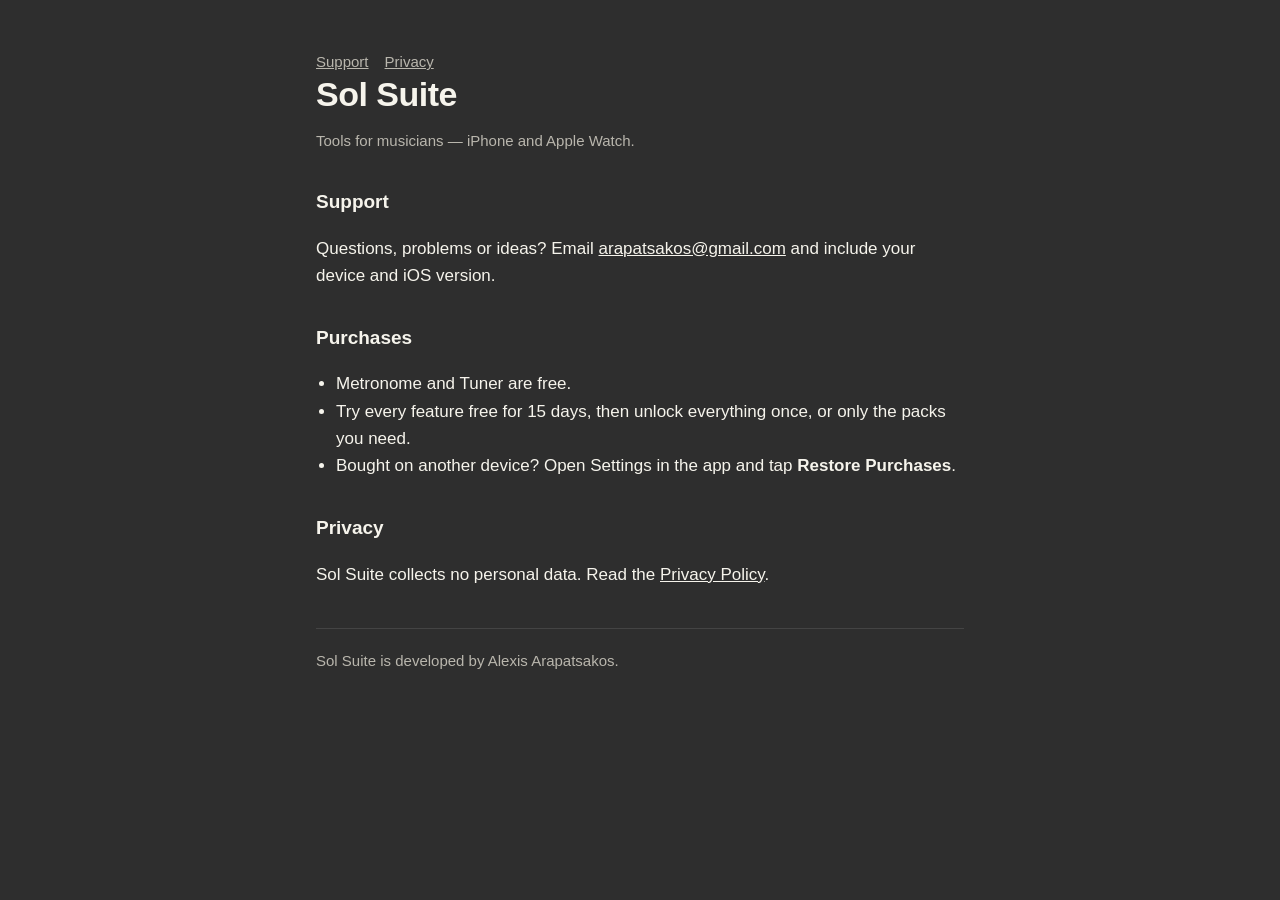
<file: index.html>
<!doctype html>
<html lang="en"><head><meta charset="utf-8"><meta name="viewport" content="width=device-width, initial-scale=1">
<title>Sol Suite · Support</title><link rel="stylesheet" href="style.css"></head>
<body><main>
<nav><a href="index.html">Support</a><a href="privacy.html">Privacy</a></nav>
<h1>Sol Suite</h1>
<p class="dim">Tools for musicians — iPhone and Apple Watch.</p>

<h2>Support</h2>
<p>Questions, problems or ideas? Email <a href="mailto:arapatsakos@gmail.com">arapatsakos@gmail.com</a> and include your device and iOS version.</p>

<h2>Purchases</h2>
<ul>
<li>Metronome and Tuner are free.</li>
<li>Try every feature free for 15 days, then unlock everything once, or only the packs you need.</li>
<li>Bought on another device? Open Settings in the app and tap <b>Restore Purchases</b>.</li>
</ul>

<h2>Privacy</h2>
<p>Sol Suite collects no personal data. Read the <a href="privacy.html">Privacy Policy</a>.</p>

<hr><p class="dim">Sol Suite is developed by Alexis Arapatsakos.</p>
</main></body></html>
</file>
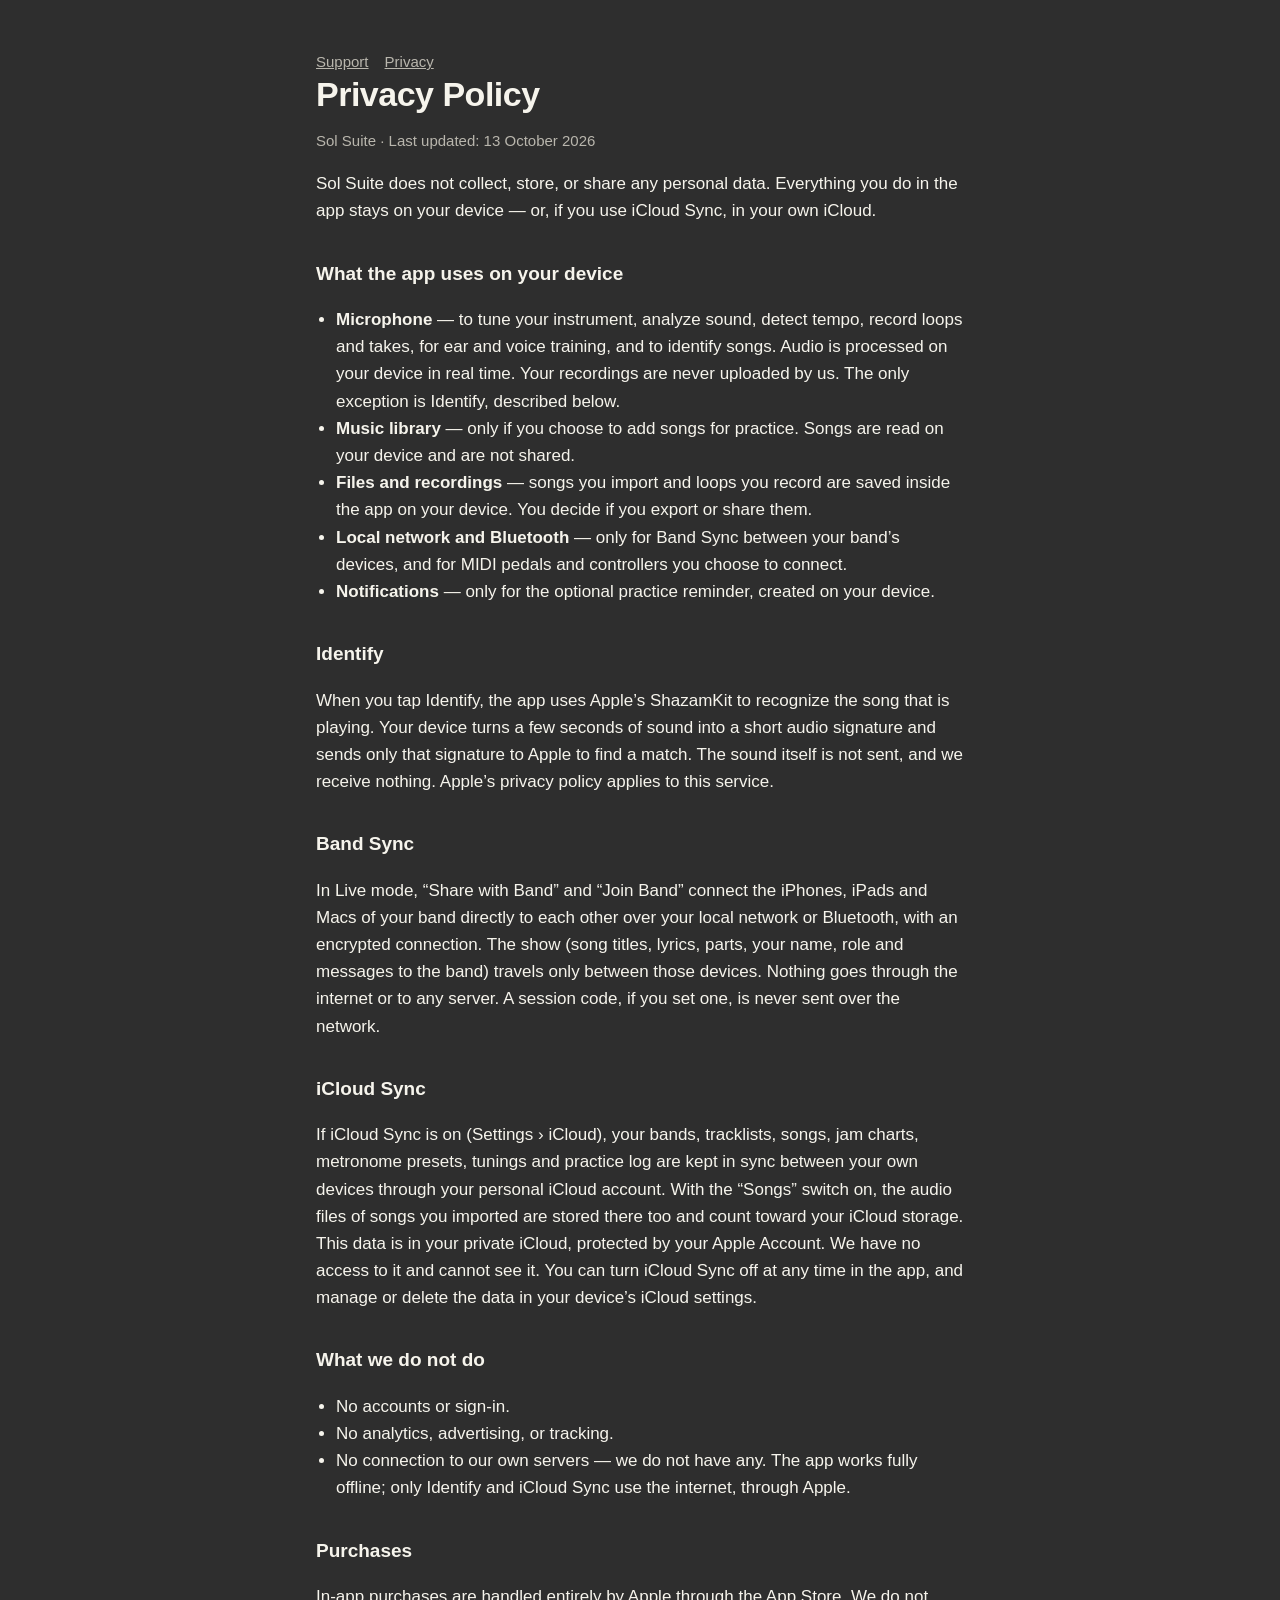
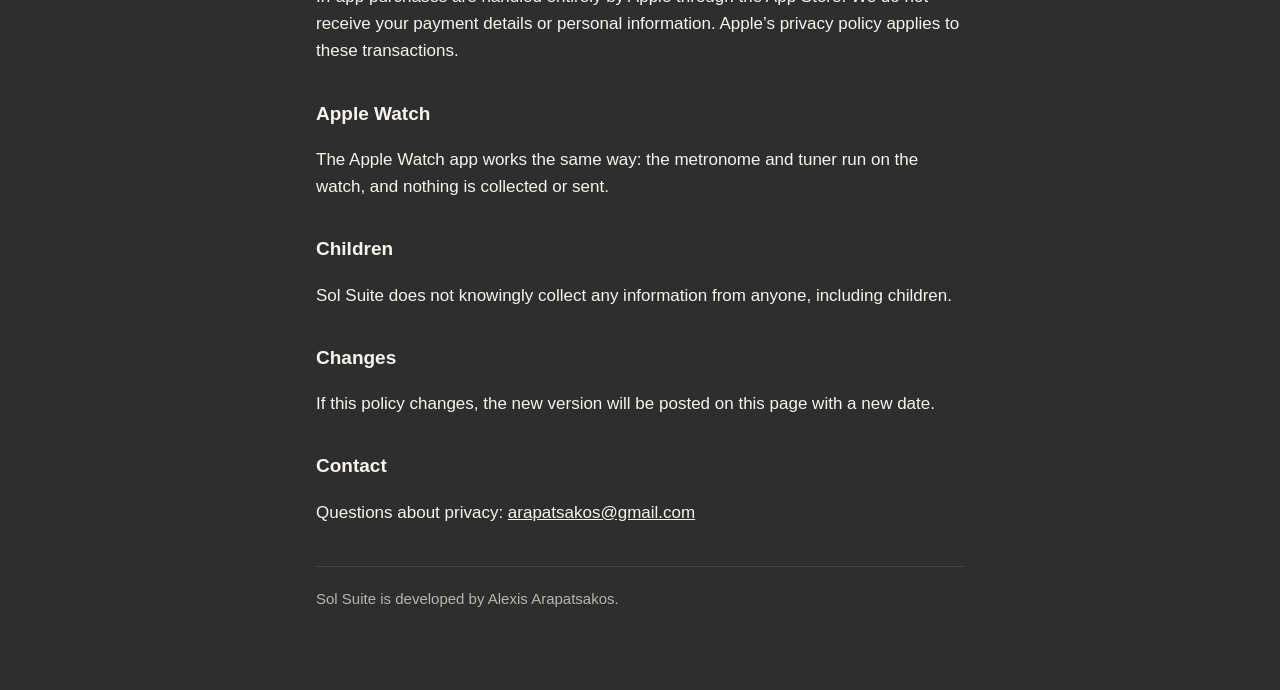
<file: privacy.html>
<!doctype html>
<html lang="en"><head><meta charset="utf-8"><meta name="viewport" content="width=device-width, initial-scale=1">
<title>Sol Suite · Privacy Policy</title><link rel="stylesheet" href="style.css"></head>
<body><main>
<nav><a href="index.html">Support</a><a href="privacy.html">Privacy</a></nav>
<h1>Privacy Policy</h1>
<p class="dim">Sol Suite · Last updated: 13 October 2026</p>

<p>Sol Suite does not collect, store, or share any personal data. Everything you do in the app stays on your device — or, if you use iCloud Sync, in your own iCloud.</p>

<h2>What the app uses on your device</h2>
<ul>
<li><b>Microphone</b> — to tune your instrument, analyze sound, detect tempo, record loops and takes, for ear and voice training, and to identify songs. Audio is processed on your device in real time. Your recordings are never uploaded by us. The only exception is Identify, described below.</li>
<li><b>Music library</b> — only if you choose to add songs for practice. Songs are read on your device and are not shared.</li>
<li><b>Files and recordings</b> — songs you import and loops you record are saved inside the app on your device. You decide if you export or share them.</li>
<li><b>Local network and Bluetooth</b> — only for Band Sync between your band’s devices, and for MIDI pedals and controllers you choose to connect.</li>
<li><b>Notifications</b> — only for the optional practice reminder, created on your device.</li>
</ul>

<h2>Identify</h2>
<p>When you tap Identify, the app uses Apple’s ShazamKit to recognize the song that is playing. Your device turns a few seconds of sound into a short audio signature and sends only that signature to Apple to find a match. The sound itself is not sent, and we receive nothing. Apple’s privacy policy applies to this service.</p>

<h2>Band Sync</h2>
<p>In Live mode, “Share with Band” and “Join Band” connect the iPhones, iPads and Macs of your band directly to each other over your local network or Bluetooth, with an encrypted connection. The show (song titles, lyrics, parts, your name, role and messages to the band) travels only between those devices. Nothing goes through the internet or to any server. A session code, if you set one, is never sent over the network.</p>

<h2>iCloud Sync</h2>
<p>If iCloud Sync is on (Settings › iCloud), your bands, tracklists, songs, jam charts, metronome presets, tunings and practice log are kept in sync between your own devices through your personal iCloud account. With the “Songs” switch on, the audio files of songs you imported are stored there too and count toward your iCloud storage. This data is in your private iCloud, protected by your Apple Account. We have no access to it and cannot see it. You can turn iCloud Sync off at any time in the app, and manage or delete the data in your device’s iCloud settings.</p>

<h2>What we do not do</h2>
<ul>
<li>No accounts or sign-in.</li>
<li>No analytics, advertising, or tracking.</li>
<li>No connection to our own servers — we do not have any. The app works fully offline; only Identify and iCloud Sync use the internet, through Apple.</li>
</ul>

<h2>Purchases</h2>
<p>In-app purchases are handled entirely by Apple through the App Store. We do not receive your payment details or personal information. Apple’s privacy policy applies to these transactions.</p>

<h2>Apple Watch</h2>
<p>The Apple Watch app works the same way: the metronome and tuner run on the watch, and nothing is collected or sent.</p>

<h2>Children</h2>
<p>Sol Suite does not knowingly collect any information from anyone, including children.</p>

<h2>Changes</h2>
<p>If this policy changes, the new version will be posted on this page with a new date.</p>

<h2>Contact</h2>
<p>Questions about privacy: <a href="mailto:arapatsakos@gmail.com">arapatsakos@gmail.com</a></p>

<hr><p class="dim">Sol Suite is developed by Alexis Arapatsakos.</p>
</main></body></html>
</file>
<file: style.css>
:root { --bg:#2E2E2E; --fg:#F6F4EC; --dim:#B9B6AD; --line:#444; }
* { box-sizing:border-box; }
body { margin:0; background:var(--bg); color:var(--fg); font:17px/1.6 -apple-system, BlinkMacSystemFont, "Helvetica Neue", Arial, sans-serif; }
main { max-width:680px; margin:0 auto; padding:48px 16px 64px; }
h1 { font-size:34px; line-height:1.15; margin:0 0 6px; letter-spacing:-.5px; }
h2 { font-size:19px; margin:34px 0 8px; }
p, li { color:var(--fg); } .dim { color:var(--dim); font-size:15px; }
ul { padding-left:20px; } a { color:var(--fg); }
hr { border:0; border-top:1px solid var(--line); margin:40px 0 20px; }
nav a { color:var(--dim); margin-right:16px; font-size:15px; }
</file>
